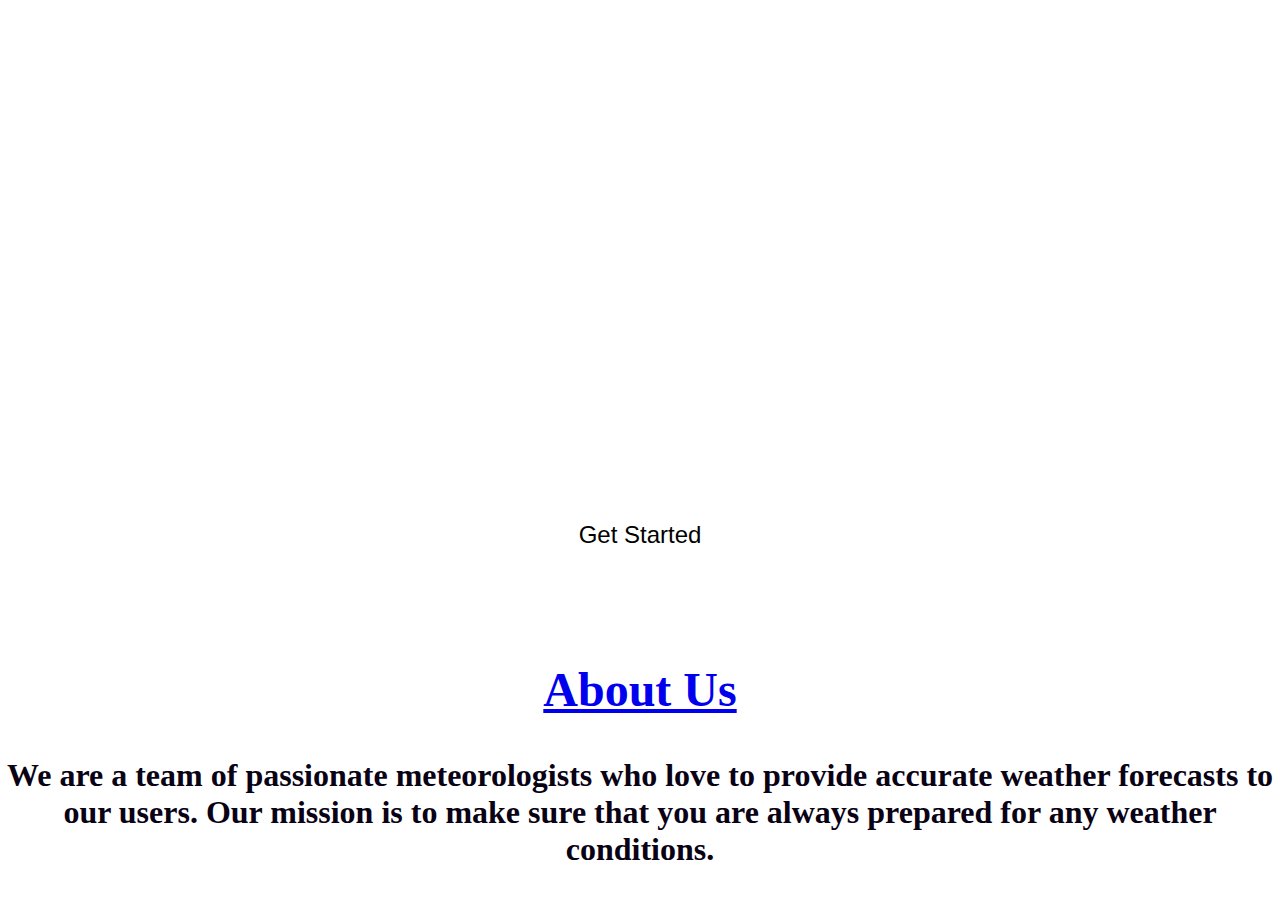
<file: index.html>
<!DOCTYPE html>
<!-- saved from url=(0065)file:///C:/Users/eanam/OneDrive/Documents/hackthon/MY%20PAGE.html -->
<html><head><meta http-equiv="Content-Type" content="text/html; charset=windows-1252">
	<title>Weather Forecasting Website</title>
	<style>
		body {
			background-image: url('https://images.pexels.com/photos/1118873/pexels-photo-1118873.jpeg?cs=srgb&dl=clouds-dawn-dramatic-1118873.jpg&fm=jpg');
			background-size: cover;     
			background-position: center;
			background-repeat: no-repeat;
			animation: animate 10s ease-in-out infinite;
		}
		@keyframes animate {
			0% {
				background-image: url('https://images.pexels.com/photos/1118873/pexels-photo-1118873.jpeg?cs=srgb&dl=clouds-dawn-dramatic-1118873.jpg&fm=jpg');
			}
			50% {
				background-image: url('https://images.pexels.com/photos/1118873/pexels-photo-1118873.jpeg?cs=srgb&dl=clouds-dawn-dramatic-1118873.jpg&fm=jpg');
			}
			100% {
				background-image: url('https://images.pexels.com/photos/1118873/pexels-photo-1118873.jpeg?cs=srgb&dl=clouds-dawn-dramatic-1118873.jpg&fm=jpg');
			}
		}
	
		.container {
			display: flex;
			flex-direction: column;
			align-items: center;
			justify-content: center;
			height: 80vh;
			color: #fff;
			font-size: 2rem;
			text-align: center;
		}
		button {
			padding: 1rem 2rem;
			background-color: #fff;
			color: #000;
			border: none;
			border-radius: 2rem;
			font-size: 1.5rem;
			cursor: pointer;
			transition: all 0.3s ease-in-out;
		}
		button:hover {
			transform: scale(1.1);
			background-color: palevioletred;
			color: #fff;
		}
		.about {
			position: absolute;
			bottom: 0;
			left: 0;
			right: 0;
			padding: 0rem;
			background-image: url('https://wallpapercave.com/wp/hogH5l6.jpg');
			background-color: rgba(255, 255, 255, 0.8);
			color: rgb(9, 2, 20);
			background-repeat: no-repeat;
			background-size: cover;
			font-size: 2.0rem;
			font-weight: bold;
			text-align: center;
			border-radius: 2rem 2rem 0 0;
		}
	</style>
</head>
<body>
	<div class="container">
		<h1>Welcome to our Weather Forecasting Website!</h1>
		<p> Get the weather of your place checked instantly</p>
		<button onclick="window.location.href =&#39;weather.html&#39;">Get Started</button>
	</div>
	<div class="about">
		<h2><a href="file:///C:/Users/eanam/OneDrive/Documents/hackthon/about.html">About Us</a></h2>
		<p>We are a team of passionate meteorologists who love to provide accurate weather forecasts to our users. Our mission is to make sure that you are always prepared for any weather conditions.</p>
	</div>

</body></html>
</file>
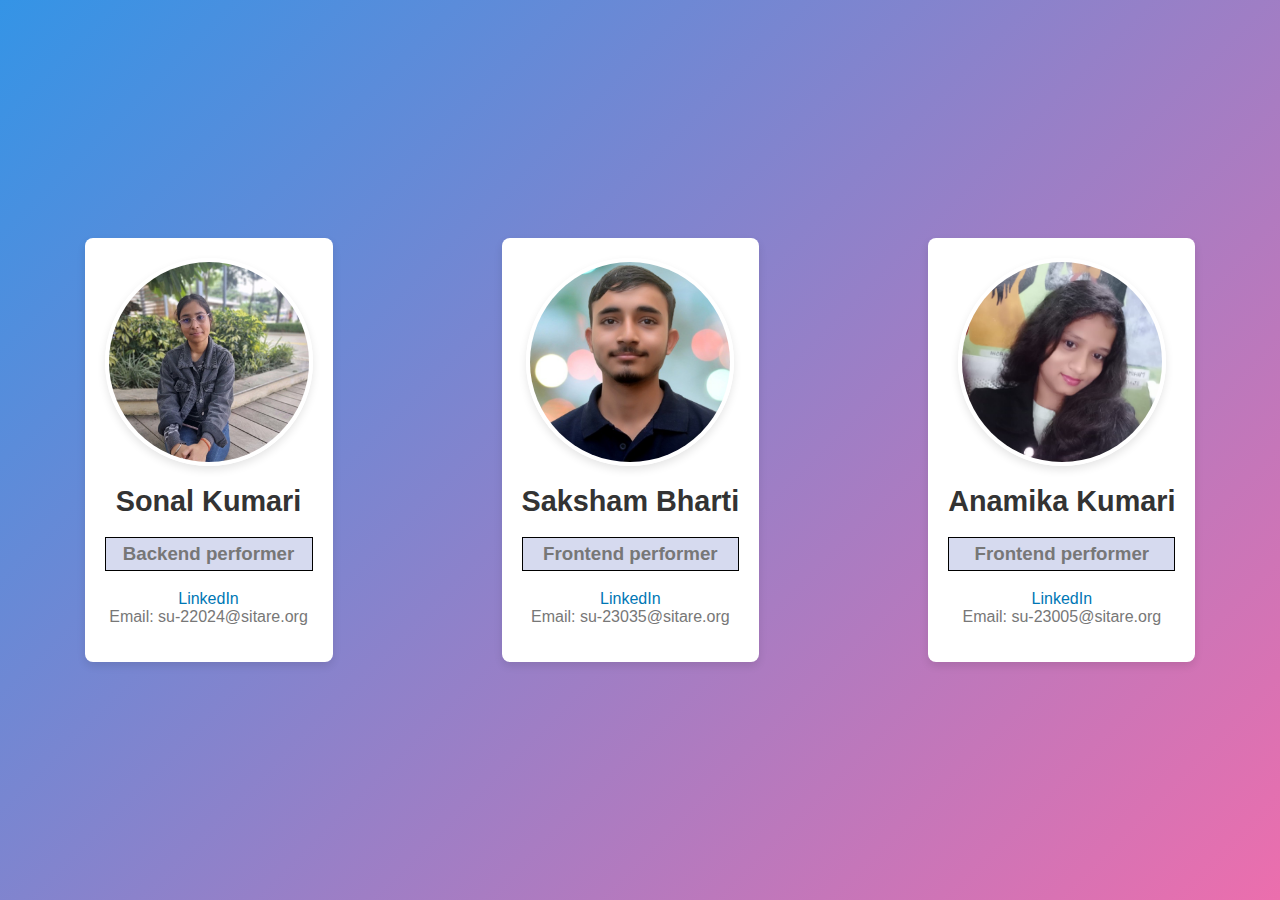
<file: about.html>
<!DOCTYPE html>
<html lang="en">
<head>
  <meta charset="UTF-8">
  <meta name="viewport" content="width=device-width, initial-scale=1.0">
  <title>Team Introduction</title>
  <link rel="stylesheet" href="styles2.css">
</head>
<body>

  <div class="team-member">
    <img src="sonal.jpeg" alt="Team leader, backend">
    <h2>Sonal Kumari</h2>
    <h3>Backend performer</h3>
    <p>
      <a href="https://www.linkedin.com/in/sonal-kumari-23a35b255">LinkedIn</a><br>
      Email: su-22024@sitare.org
    </p>
  </div>

  <div class="team-member">
    <img src="saksham.jpeg" alt="Front end">
    <h2>Saksham Bharti</h2>
    <h3>Frontend performer</h3>
    <p>
      <a href="https://www.linkedin.com/teammate2">LinkedIn</a><br>
      Email: su-23035@sitare.org
    </p>
  </div>

  <div class="team-member">
    <img src="anamika.jpg" alt="Front end">
    <h2>Anamika Kumari</h2>
    <h3>Frontend performer</h3>
    <p>
      <a href="https://www.linkedin.com/in/e-anamika-248369280">LinkedIn</a><br>
      Email: su-23005@sitare.org
    </p>
  </div>

</body>
</html>
</file>
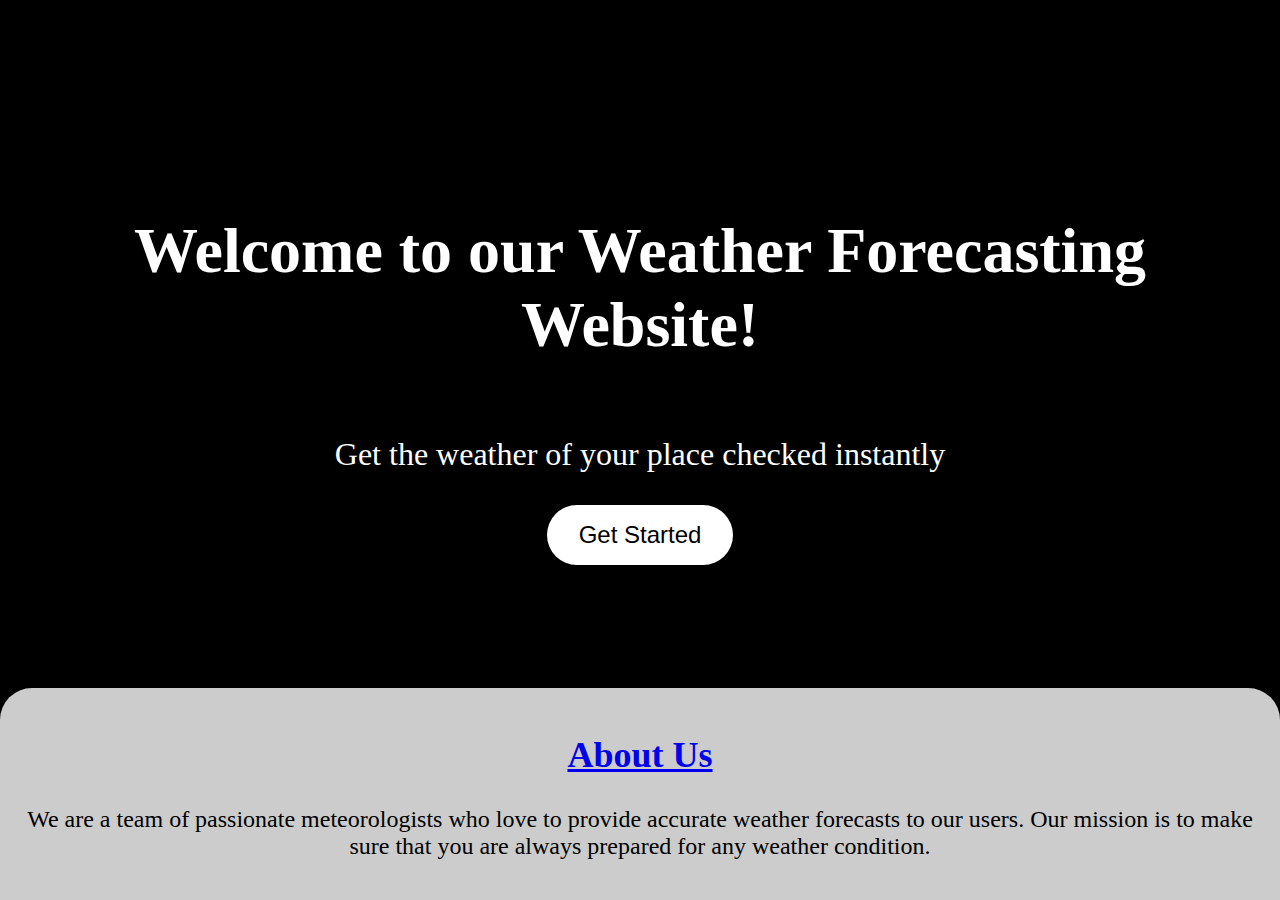
<file: Weather forcast.html>
<!DOCTYPE html>
<html>
<head>
	<title>Weather Forecasting Website</title>
	<style>
		body {
			background-color: #000;
			background-image: url('https://pixabay.com/videos/download/video-10008_large.mp4?attachment');
			background-size: cover;
			background-position: center;
			background-repeat: no-repeat;
			animation: animate 10s ease-in-out infinite;
		}
		@keyframes animate {
			0% {
				background-image: url('https://pixabay.com/videos/download/video-10008_large.mp4?attachment');
			}
			50% {
				background-image: url('https://pixabay.com/videos/download/video-10008_large.mp4?attachment');
			}
			100% {
				background-image: url('https://pixabay.com/videos/download/video-10008_large.mp4?attachment');
			}
		}
		.container {
			display: flex;
			flex-direction: column;
			align-items: center;
			justify-content: center;
			height: 80vh;
			color: #fff;
			font-size: 2rem;
			text-align: center;
		}
		button {
			padding: 1rem 2rem;
			background-color: #fff;
			color: #000;
			border: none;
			border-radius: 2rem;
			font-size: 1.5rem;
			cursor: pointer;
			transition: all 0.3s ease-in-out;
		}
		button:hover {
			transform: scale(1.1);
			background-color: palevioletred;
			color: #fff;
		}
		.about {
			position: absolute;
			bottom: 0;
			left: 0;
			right: 0;
			padding: 1rem;
			background-color: rgba(255, 255, 255, 0.8);
			color: #000;
			font-size: 1.5rem;
			text-align: center;
			border-radius: 2rem 2rem 0 0;
		}
	</style>
</head>
<body>
	<div class="container">
		<h1>Welcome to our Weather Forecasting Website!</h1>
		<p> Get the weather of your place checked instantly</p>
		<button onclick="window.location.href ='weather.html'">Get Started</button>
	</div>
	<div class="about">
		<h2><a href="about.html">About Us</a></h2>
		<p>We are a team of passionate meteorologists who love to provide accurate weather forecasts to our users. Our mission is to make sure that you are always prepared for any weather condition.</p>
	</div>
</body>
</html>
</file>
<file: styles2.css>
body {
  font-family: 'Segoe UI', Tahoma, Geneva, Verdana, sans-serif;
  display: flex;
  justify-content: space-around;
  align-items: center;
  height: 100vh;
  margin: 0;
  background-color: #f4f4f4;
}

.team-member {
  text-align: center;
  padding: 20px;
  background-color: #fff;
  border-radius: 8px;
  box-shadow: 0 4px 8px rgba(0, 0, 0, 0.1);
  transition: transform 0.3s ease-in-out;
}

.team-member:hover {
  transform: translateY(-5px);
}

.team-member img {
  width: 200px;
  height: 200px;
  border-radius: 50%;
  margin-bottom: 15px;
  border: 4px solid #fff;
  box-shadow: 0 4px 8px rgba(0, 0, 0, 0.1);
  transition: transform 0.3s ease-in-out;
}

.team-member img:hover {
  transform: scale(1.1);
}

.team-member h2 {
  margin: 0;
  font-size: 1.8em;
  color: #333;
}

.team-member p {
  margin-top: 5px;
  color: #777;
}

.team-member a {
  color: #0077b5;
  text-decoration: none;
  transition: color 0.3s ease-in-out;
}

.team-member a:hover {
  color: #004471;
}
.team-member h3 {
  color: #777;
  background-color:#d6daef ;
  border: 1px solid black; /* You can adjust the border width and color */
  padding: 5px; 
}
body {
  font-family: 'Segoe UI', Tahoma, Geneva, Verdana, sans-serif;
  display: flex;
  justify-content: space-around;
  align-items: center;
  height: 100vh;
  margin: 0;
  background: linear-gradient(135deg, #3494e6, #ec6ead);
}
</file>
